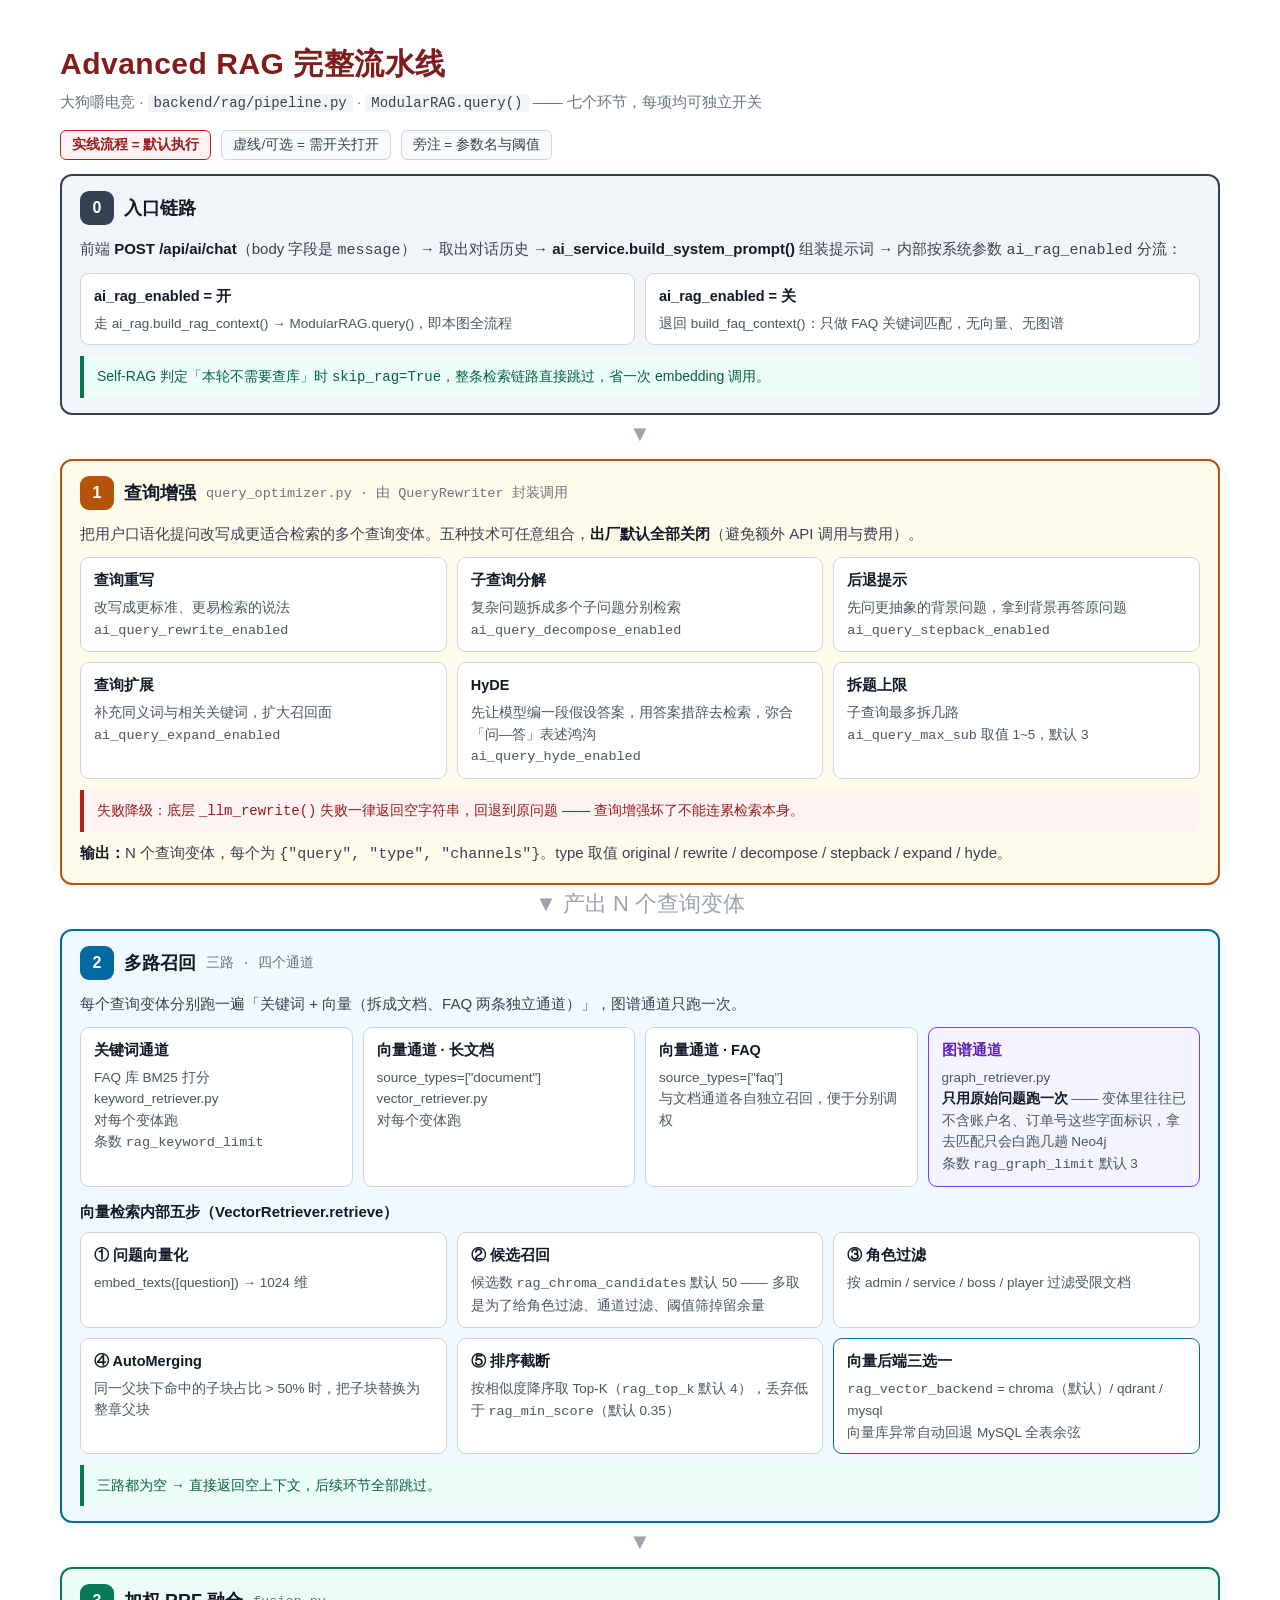
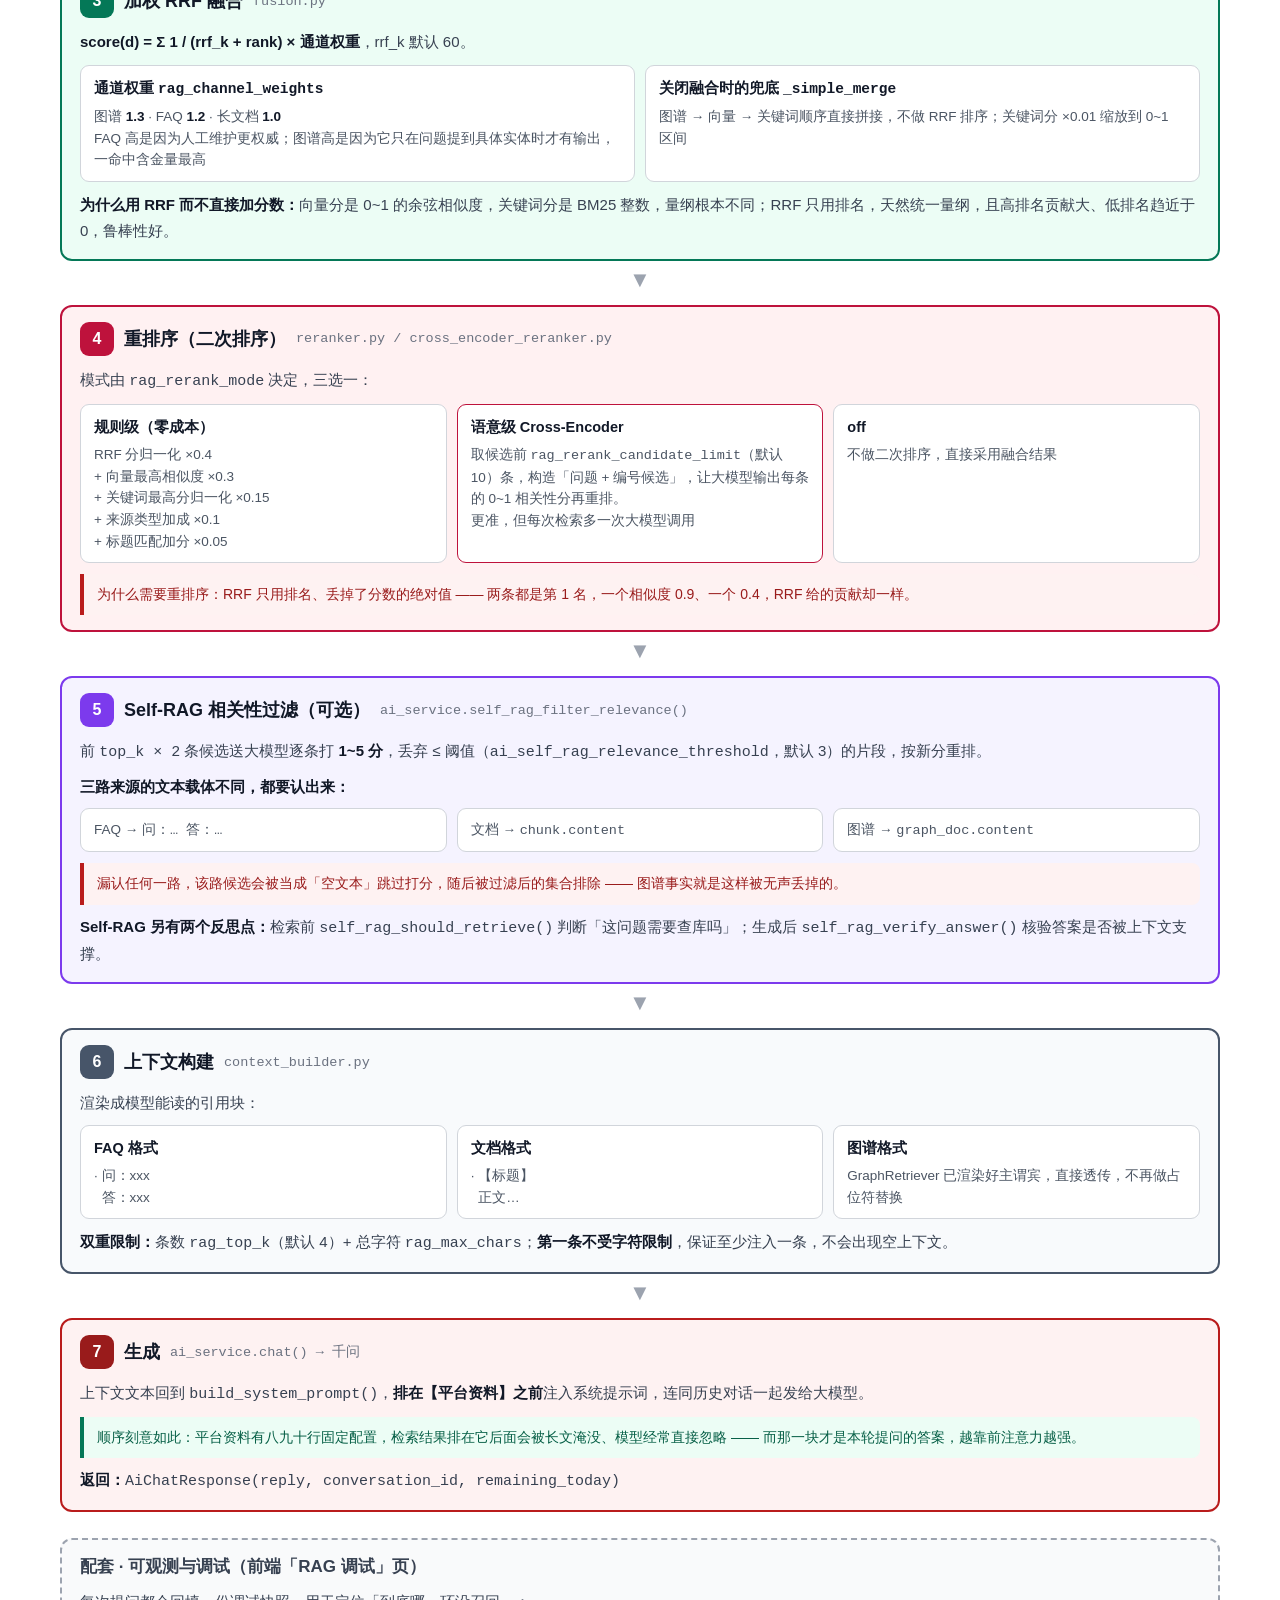
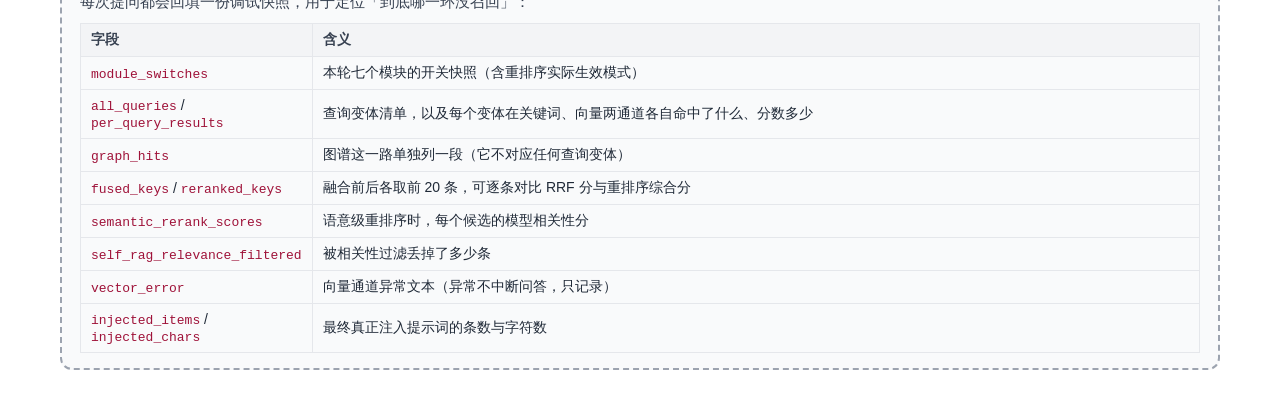
<file: docs/flowcharts/advance-rag.html>
<!DOCTYPE html>
<html lang="zh-CN">
<head>
<meta charset="utf-8">
<title>Advanced RAG 完整流水线 — 大狗嚼电竞</title>
<style>
  * { box-sizing: border-box; }
  body { margin:0; padding:0; background:#ffffff; color:#1f2937;
         font-family:-apple-system,"Segoe UI","Microsoft YaHei",sans-serif; }
  .page { width:1240px; margin:0 auto; padding:44px 40px 56px; background:#ffffff; }
  .h1 { font-size:30px; font-weight:800; color:#7f1d1d; letter-spacing:.5px; }
  .sub { font-size:15px; color:#6b7280; margin-top:8px; }
  .sub code { background:#f3f4f6; padding:1px 6px; border-radius:4px; color:#374151; font-size:14px; }
  .legend { margin-top:18px; display:flex; flex-wrap:wrap; gap:10px; }
  .legend span { border:1px solid #d1d5db; border-radius:6px; padding:5px 11px; font-size:13.5px; background:#f9fafb; color:#374151; }
  .legend .k { border-color:#b91c1c; color:#991b1b; background:#fef2f2; font-weight:700; }

  .node { border:2px solid #d1d5db; border-radius:12px; padding:15px 18px; margin-top:14px; background:#fff; }
  .node .head { display:flex; align-items:center; gap:10px; flex-wrap:wrap; }
  .badge { display:inline-flex; align-items:center; justify-content:center; min-width:34px; height:34px;
           border-radius:9px; color:#fff; font-weight:800; font-size:16px; padding:0 8px; }
  .n1 .badge{background:#b45309;} .n1{border-color:#b45309;background:#fffbeb;}
  .n2 .badge{background:#0369a1;} .n2{border-color:#0369a1;background:#f0f9ff;}
  .n3 .badge{background:#047857;} .n3{border-color:#047857;background:#ecfdf5;}
  .n4 .badge{background:#be123c;} .n4{border-color:#be123c;background:#fff1f2;}
  .n5 .badge{background:#7c3aed;} .n5{border-color:#7c3aed;background:#f5f3ff;}
  .n6 .badge{background:#475569;} .n6{border-color:#475569;background:#f8fafc;}
  .n7 .badge{background:#991b1b;} .n7{border-color:#b91c1c;background:#fef2f2;}
  .n0 .badge{background:#334155;} .n0{border-color:#334155;background:#f1f5f9;}

  .t { font-size:18px; font-weight:800; color:#111827; }
  .f { font-size:13.5px; color:#6b7280; font-family:Consolas,"Courier New",monospace; }
  .body { margin-top:11px; font-size:15px; line-height:1.72; color:#374151; }
  .body b { color:#111827; }
  .grid { display:grid; gap:10px; }
  .g2 { grid-template-columns:1fr 1fr; }
  .g3 { grid-template-columns:1fr 1fr 1fr; }
  .g4 { grid-template-columns:repeat(4,1fr); }
  .card { border:1px solid #d1d5db; border-radius:9px; padding:10px 13px; background:#fff; font-size:14.5px; }
  .card .ct { font-weight:700; color:#111827; margin-bottom:4px; }
  .card .cd { color:#4b5563; font-size:13.5px; line-height:1.6; }
  .sw { display:inline-block; border:1px solid #d1d5db; border-radius:6px; padding:3px 9px;
        background:#fff; font-size:13.5px; margin:4px 6px 0 0; color:#374151; }
  .sw.on { border-color:#047857; background:#ecfdf5; color:#065f46; font-weight:600; }
  .arrow { text-align:center; font-size:22px; color:#9ca3af; line-height:1; margin:8px 0 2px; }
  .note { margin-top:11px; border-left:4px solid #b91c1c; background:#fef2f2; padding:9px 13px;
          border-radius:0 8px 8px 0; font-size:14px; color:#991b1b; line-height:1.65; }
  .note.ok { border-color:#047857; background:#ecfdf5; color:#065f46; }
  .note.p { border-color:#7c3aed; background:#f5f3ff; color:#5b21b6; }
  .foot { margin-top:26px; border:2px dashed #9ca3af; border-radius:12px; padding:15px 18px; background:#f9fafb; }
  .foot .ft { font-size:17px; font-weight:800; color:#374151; margin-bottom:9px; }
  table { width:100%; border-collapse:collapse; font-size:14px; margin-top:9px; }
  th,td { border:1px solid #e5e7eb; padding:7px 10px; text-align:left; }
  th { background:#f3f4f6; color:#374151; font-weight:700; }
  td code { font-family:Consolas,monospace; font-size:13px; color:#9f1239; }
</style>
</head>
<body>
<div class="page">

  <div class="h1">Advanced RAG 完整流水线</div>
  <div class="sub">大狗嚼电竞 · <code>backend/rag/pipeline.py</code> · <code>ModularRAG.query()</code> —— 七个环节，每项均可独立开关</div>
  <div class="legend">
    <span class="k">实线流程 = 默认执行</span>
    <span>虚线/可选 = 需开关打开</span>
    <span>旁注 = 参数名与阈值</span>
  </div>

  <!-- 入口 -->
  <div class="node n0">
    <div class="head"><span class="badge">0</span><span class="t">入口链路</span></div>
    <div class="body">
      前端 <b>POST /api/ai/chat</b>（body 字段是 <code>message</code>） → 取出对话历史 →
      <b>ai_service.build_system_prompt()</b> 组装提示词 → 内部按系统参数 <code>ai_rag_enabled</code> 分流：
      <div class="grid g2" style="margin-top:9px;">
        <div class="card"><div class="ct">ai_rag_enabled = 开</div><div class="cd">走 ai_rag.build_rag_context() → ModularRAG.query()，即本图全流程</div></div>
        <div class="card"><div class="ct">ai_rag_enabled = 关</div><div class="cd">退回 build_faq_context()：只做 FAQ 关键词匹配，无向量、无图谱</div></div>
      </div>
      <div class="note ok">Self-RAG 判定「本轮不需要查库」时 <code>skip_rag=True</code>，整条检索链路直接跳过，省一次 embedding 调用。</div>
    </div>
  </div>

  <div class="arrow">▼</div>

  <!-- 1 查询增强 -->
  <div class="node n1">
    <div class="head"><span class="badge">1</span><span class="t">查询增强</span><span class="f">query_optimizer.py · 由 QueryRewriter 封装调用</span></div>
    <div class="body">
      把用户口语化提问改写成更适合检索的多个查询变体。五种技术可任意组合，<b>出厂默认全部关闭</b>（避免额外 API 调用与费用）。
      <div class="grid g3" style="margin-top:10px;">
        <div class="card"><div class="ct">查询重写</div><div class="cd">改写成更标准、更易检索的说法<br><code>ai_query_rewrite_enabled</code></div></div>
        <div class="card"><div class="ct">子查询分解</div><div class="cd">复杂问题拆成多个子问题分别检索<br><code>ai_query_decompose_enabled</code></div></div>
        <div class="card"><div class="ct">后退提示</div><div class="cd">先问更抽象的背景问题，拿到背景再答原问题<br><code>ai_query_stepback_enabled</code></div></div>
        <div class="card"><div class="ct">查询扩展</div><div class="cd">补充同义词与相关关键词，扩大召回面<br><code>ai_query_expand_enabled</code></div></div>
        <div class="card"><div class="ct">HyDE</div><div class="cd">先让模型编一段假设答案，用答案措辞去检索，弥合「问—答」表述鸿沟<br><code>ai_query_hyde_enabled</code></div></div>
        <div class="card"><div class="ct">拆题上限</div><div class="cd">子查询最多拆几路<br><code>ai_query_max_sub</code> 取值 1~5，默认 3</div></div>
      </div>
      <div class="note">失败降级：底层 <code>_llm_rewrite()</code> 失败一律返回空字符串，回退到原问题 —— 查询增强坏了不能连累检索本身。</div>
      <div class="body" style="margin-top:8px;"><b>输出：</b>N 个查询变体，每个为 <code>{"query", "type", "channels"}</code>。type 取值 original / rewrite / decompose / stepback / expand / hyde。</div>
    </div>
  </div>

  <div class="arrow">▼ 产出 N 个查询变体</div>

  <!-- 2 多路召回 -->
  <div class="node n2">
    <div class="head"><span class="badge">2</span><span class="t">多路召回</span><span class="f">三路 · 四个通道</span></div>
    <div class="body">
      每个查询变体分别跑一遍「关键词 + 向量（拆成文档、FAQ 两条独立通道）」，图谱通道只跑一次。
      <div class="grid g4" style="margin-top:10px;">
        <div class="card"><div class="ct">关键词通道</div><div class="cd">FAQ 库 BM25 打分<br>keyword_retriever.py<br>对每个变体跑<br>条数 <code>rag_keyword_limit</code></div></div>
        <div class="card"><div class="ct">向量通道 · 长文档</div><div class="cd">source_types=["document"]<br>vector_retriever.py<br>对每个变体跑</div></div>
        <div class="card"><div class="ct">向量通道 · FAQ</div><div class="cd">source_types=["faq"]<br>与文档通道各自独立召回，便于分别调权</div></div>
        <div class="card" style="border-color:#7c3aed;background:#f5f3ff;"><div class="ct" style="color:#5b21b6;">图谱通道</div><div class="cd">graph_retriever.py<br><b>只用原始问题跑一次</b> —— 变体里往往已不含账户名、订单号这些字面标识，拿去匹配只会白跑几趟 Neo4j<br>条数 <code>rag_graph_limit</code> 默认 3</div></div>
      </div>

      <div class="body" style="margin-top:12px;"><b>向量检索内部五步（VectorRetriever.retrieve）</b></div>
      <div class="grid g3" style="margin-top:8px;">
        <div class="card"><div class="ct">① 问题向量化</div><div class="cd">embed_texts([question]) → 1024 维</div></div>
        <div class="card"><div class="ct">② 候选召回</div><div class="cd">候选数 <code>rag_chroma_candidates</code> 默认 50 —— 多取是为了给角色过滤、通道过滤、阈值筛掉留余量</div></div>
        <div class="card"><div class="ct">③ 角色过滤</div><div class="cd">按 admin / service / boss / player 过滤受限文档</div></div>
        <div class="card"><div class="ct">④ AutoMerging</div><div class="cd">同一父块下命中的子块占比 &gt; 50% 时，把子块替换为整章父块</div></div>
        <div class="card"><div class="ct">⑤ 排序截断</div><div class="cd">按相似度降序取 Top-K（<code>rag_top_k</code> 默认 4），丢弃低于 <code>rag_min_score</code>（默认 0.35）</div></div>
        <div class="card" style="border-color:#0369a1;"><div class="ct">向量后端三选一</div><div class="cd"><code>rag_vector_backend</code> = chroma（默认）/ qdrant / mysql<br>向量库异常自动回退 MySQL 全表余弦</div></div>
      </div>

      <div class="note ok">三路都为空 → 直接返回空上下文，后续环节全部跳过。</div>
    </div>
  </div>

  <div class="arrow">▼</div>

  <!-- 3 融合 -->
  <div class="node n3">
    <div class="head"><span class="badge">3</span><span class="t">加权 RRF 融合</span><span class="f">fusion.py</span></div>
    <div class="body">
      <b>score(d) = Σ 1 / (rrf_k + rank) × 通道权重</b>，rrf_k 默认 60。
      <div class="grid g2" style="margin-top:10px;">
        <div class="card"><div class="ct">通道权重 <code>rag_channel_weights</code></div><div class="cd">图谱 <b>1.3</b> · FAQ <b>1.2</b> · 长文档 <b>1.0</b><br>FAQ 高是因为人工维护更权威；图谱高是因为它只在问题提到具体实体时才有输出，一命中含金量最高</div></div>
        <div class="card"><div class="ct">关闭融合时的兜底 <code>_simple_merge</code></div><div class="cd">图谱 → 向量 → 关键词顺序直接拼接，不做 RRF 排序；关键词分 ×0.01 缩放到 0~1 区间</div></div>
      </div>
      <div class="body" style="margin-top:10px;"><b>为什么用 RRF 而不直接加分数：</b>向量分是 0~1 的余弦相似度，关键词分是 BM25 整数，量纲根本不同；RRF 只用排名，天然统一量纲，且高排名贡献大、低排名趋近于 0，鲁棒性好。</div>
    </div>
  </div>

  <div class="arrow">▼</div>

  <!-- 4 重排序 -->
  <div class="node n4">
    <div class="head"><span class="badge">4</span><span class="t">重排序（二次排序）</span><span class="f">reranker.py / cross_encoder_reranker.py</span></div>
    <div class="body">模式由 <code>rag_rerank_mode</code> 决定，三选一：
      <div class="grid g3" style="margin-top:10px;">
        <div class="card"><div class="ct">规则级（零成本）</div><div class="cd">RRF 分归一化 ×0.4<br>+ 向量最高相似度 ×0.3<br>+ 关键词最高分归一化 ×0.15<br>+ 来源类型加成 ×0.1<br>+ 标题匹配加分 ×0.05</div></div>
        <div class="card" style="border-color:#be123c;"><div class="ct">语意级 Cross-Encoder</div><div class="cd">取候选前 <code>rag_rerank_candidate_limit</code>（默认 10）条，构造「问题 + 编号候选」，让大模型输出每条的 0~1 相关性分再重排。<br>更准，但每次检索多一次大模型调用</div></div>
        <div class="card"><div class="ct">off</div><div class="cd">不做二次排序，直接采用融合结果</div></div>
      </div>
      <div class="note">为什么需要重排序：RRF 只用排名、丢掉了分数的绝对值 —— 两条都是第 1 名，一个相似度 0.9、一个 0.4，RRF 给的贡献却一样。</div>
    </div>
  </div>

  <div class="arrow">▼</div>

  <!-- 5 Self-RAG -->
  <div class="node n5">
    <div class="head"><span class="badge">5</span><span class="t">Self-RAG 相关性过滤（可选）</span><span class="f">ai_service.self_rag_filter_relevance()</span></div>
    <div class="body">
      前 <code>top_k × 2</code> 条候选送大模型逐条打 <b>1~5 分</b>，丢弃 ≤ 阈值（<code>ai_self_rag_relevance_threshold</code>，默认 3）的片段，按新分重排。
      <div class="body" style="margin-top:8px;"><b>三路来源的文本载体不同，都要认出来：</b></div>
      <div class="grid g3" style="margin-top:8px;">
        <div class="card"><div class="cd">FAQ → <code>问：… 答：…</code></div></div>
        <div class="card"><div class="cd">文档 → <code>chunk.content</code></div></div>
        <div class="card"><div class="cd">图谱 → <code>graph_doc.content</code></div></div>
      </div>
      <div class="note">漏认任何一路，该路候选会被当成「空文本」跳过打分，随后被过滤后的集合排除 —— 图谱事实就是这样被无声丢掉的。</div>
      <div class="body" style="margin-top:9px;"><b>Self-RAG 另有两个反思点：</b>检索前 <code>self_rag_should_retrieve()</code> 判断「这问题需要查库吗」；生成后 <code>self_rag_verify_answer()</code> 核验答案是否被上下文支撑。</div>
    </div>
  </div>

  <div class="arrow">▼</div>

  <!-- 6 上下文构建 -->
  <div class="node n6">
    <div class="head"><span class="badge">6</span><span class="t">上下文构建</span><span class="f">context_builder.py</span></div>
    <div class="body">
      渲染成模型能读的引用块：
      <div class="grid g3" style="margin-top:9px;">
        <div class="card"><div class="ct">FAQ 格式</div><div class="cd">· 问：xxx<br>&nbsp;&nbsp;答：xxx</div></div>
        <div class="card"><div class="ct">文档格式</div><div class="cd">· 【标题】<br>&nbsp;&nbsp;正文…</div></div>
        <div class="card"><div class="ct">图谱格式</div><div class="cd">GraphRetriever 已渲染好主谓宾，直接透传，不再做占位符替换</div></div>
      </div>
      <div class="body" style="margin-top:10px;"><b>双重限制：</b>条数 <code>rag_top_k</code>（默认 4）+ 总字符 <code>rag_max_chars</code>；<b>第一条不受字符限制</b>，保证至少注入一条，不会出现空上下文。</div>
    </div>
  </div>

  <div class="arrow">▼</div>

  <!-- 7 生成 -->
  <div class="node n7">
    <div class="head"><span class="badge">7</span><span class="t">生成</span><span class="f">ai_service.chat() → 千问</span></div>
    <div class="body">
      上下文文本回到 <code>build_system_prompt()</code>，<b>排在【平台资料】之前</b>注入系统提示词，连同历史对话一起发给大模型。
      <div class="note ok" style="margin-top:9px;">顺序刻意如此：平台资料有八九十行固定配置，检索结果排在它后面会被长文淹没、模型经常直接忽略 —— 而那一块才是本轮提问的答案，越靠前注意力越强。</div>
      <div class="body" style="margin-top:9px;"><b>返回：</b><code>AiChatResponse(reply, conversation_id, remaining_today)</code></div>
    </div>
  </div>

  <!-- 底部 -->
  <div class="foot">
    <div class="ft">配套 · 可观测与调试（前端「RAG 调试」页）</div>
    <div class="body">每次提问都会回填一份调试快照，用于定位「到底哪一环没召回」：</div>
    <table>
      <tr><th style="width:230px;">字段</th><th>含义</th></tr>
      <tr><td><code>module_switches</code></td><td>本轮七个模块的开关快照（含重排序实际生效模式）</td></tr>
      <tr><td><code>all_queries</code> / <code>per_query_results</code></td><td>查询变体清单，以及每个变体在关键词、向量两通道各自命中了什么、分数多少</td></tr>
      <tr><td><code>graph_hits</code></td><td>图谱这一路单独列一段（它不对应任何查询变体）</td></tr>
      <tr><td><code>fused_keys</code> / <code>reranked_keys</code></td><td>融合前后各取前 20 条，可逐条对比 RRF 分与重排序综合分</td></tr>
      <tr><td><code>semantic_rerank_scores</code></td><td>语意级重排序时，每个候选的模型相关性分</td></tr>
      <tr><td><code>self_rag_relevance_filtered</code></td><td>被相关性过滤丢掉了多少条</td></tr>
      <tr><td><code>vector_error</code></td><td>向量通道异常文本（异常不中断问答，只记录）</td></tr>
      <tr><td><code>injected_items</code> / <code>injected_chars</code></td><td>最终真正注入提示词的条数与字符数</td></tr>
    </table>
  </div>

</div>
</body>
</html>
</file>
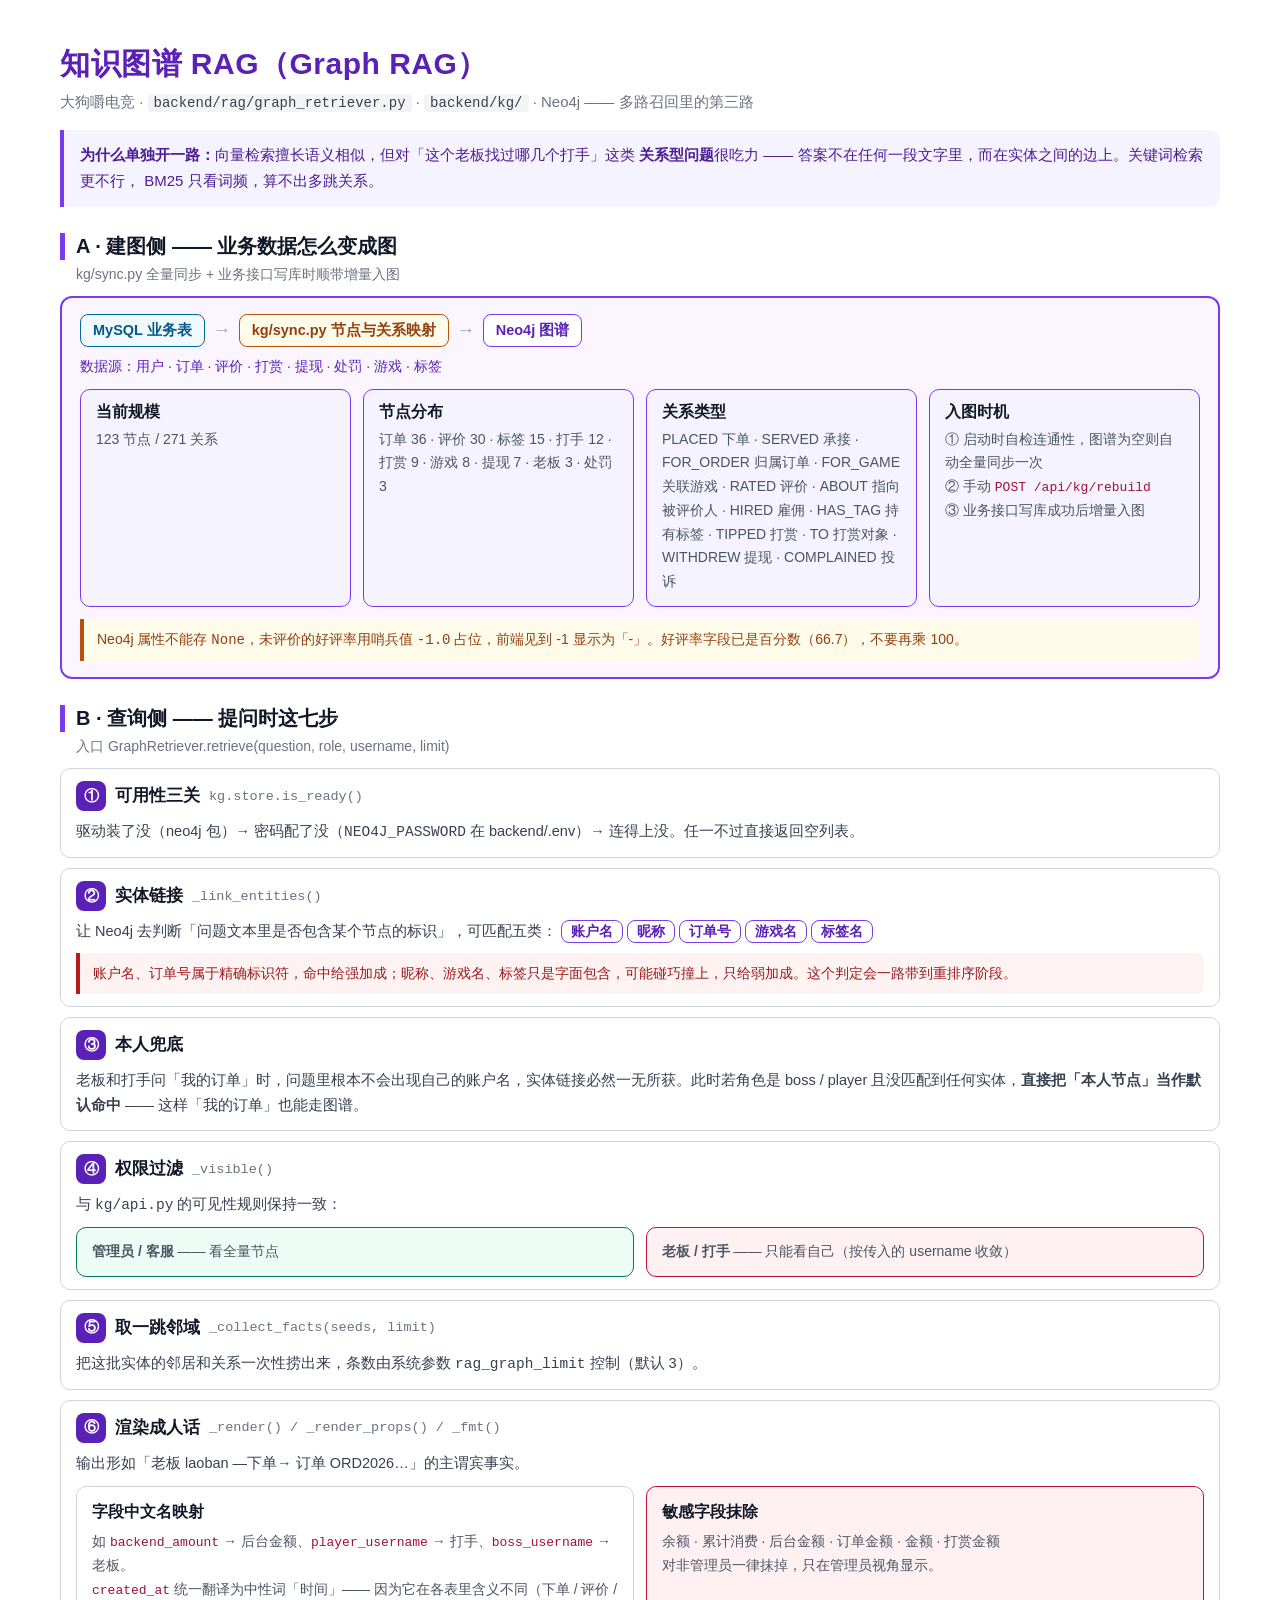
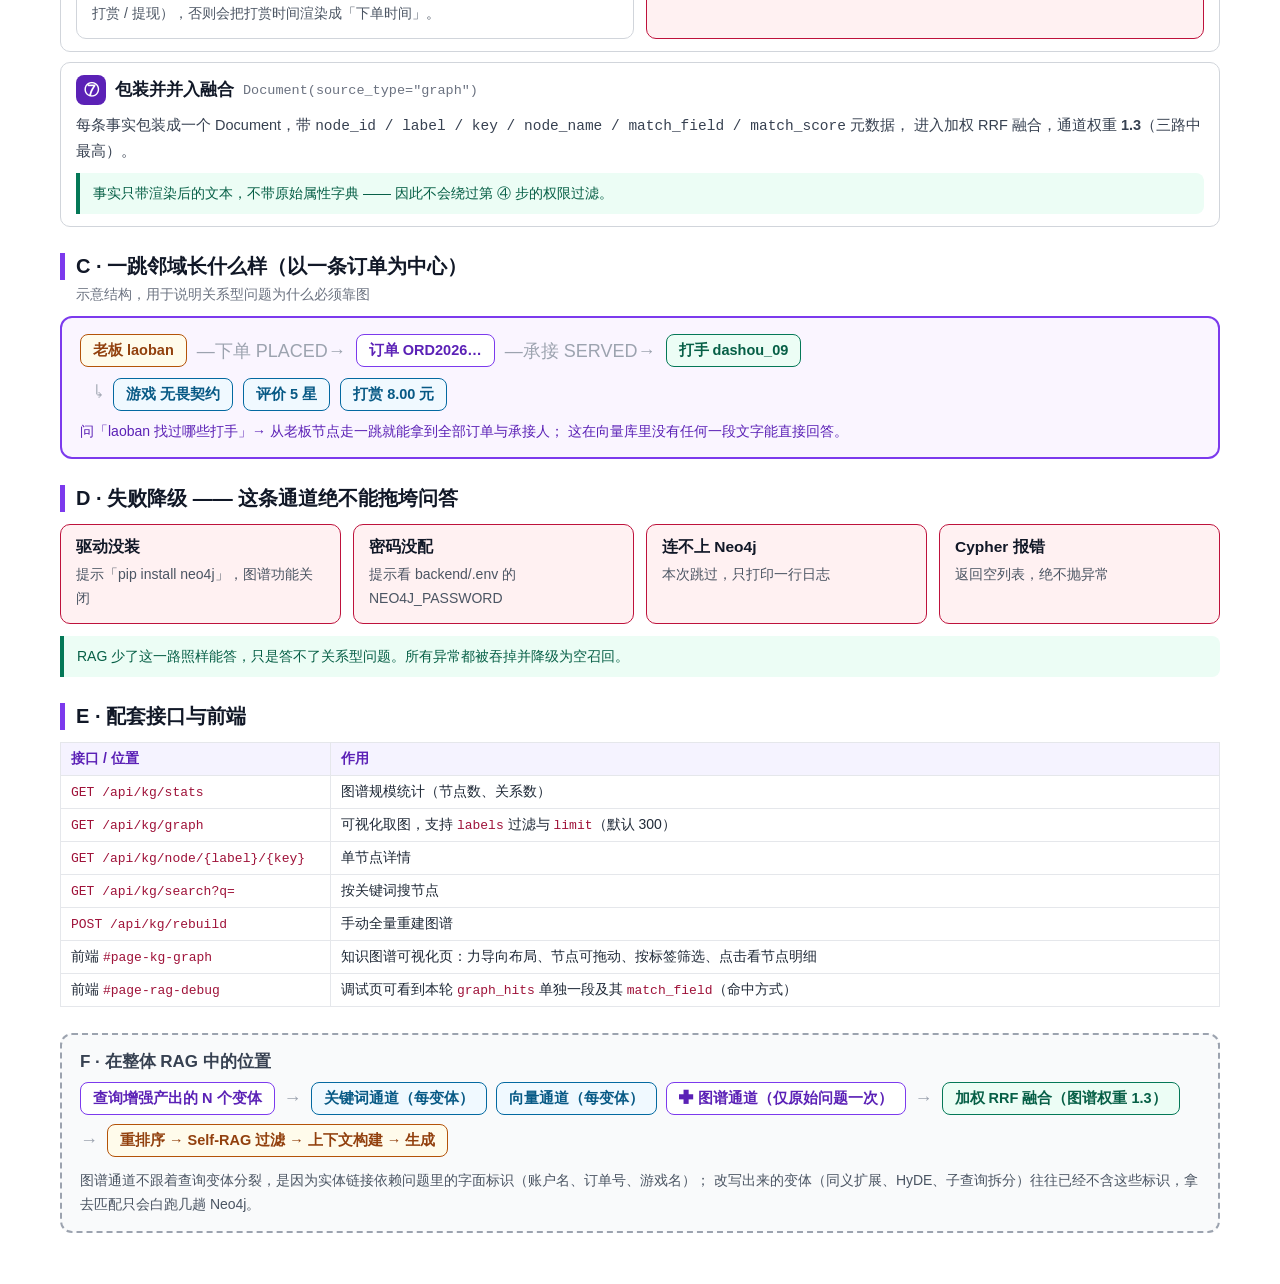
<file: docs/flowcharts/graph-rag.html>
<!DOCTYPE html>
<html lang="zh-CN">
<head>
<meta charset="utf-8">
<title>知识图谱 RAG（Graph RAG）— 大狗嚼电竞</title>
<style>
  * { box-sizing: border-box; }
  body { margin:0; padding:0; background:#ffffff; color:#1f2937;
         font-family:-apple-system,"Segoe UI","Microsoft YaHei",sans-serif; }
  .page { width:1240px; margin:0 auto; padding:44px 40px 56px; background:#ffffff; }
  .h1 { font-size:30px; font-weight:800; color:#5b21b6; letter-spacing:.5px; }
  .sub { font-size:15px; color:#6b7280; margin-top:8px; }
  .sub code { background:#f3f4f6; padding:1px 6px; border-radius:4px; color:#374151; font-size:14px; }
  .lead { margin-top:18px; border-left:4px solid #7c3aed; background:#f5f3ff; padding:12px 16px;
          border-radius:0 10px 10px 0; font-size:15px; line-height:1.75; color:#4c1d95; }
  .sec { margin-top:26px; }
  .sec .st { font-size:20px; font-weight:800; color:#111827; border-left:5px solid #7c3aed;
             padding-left:11px; margin-bottom:12px; }
  .sec .sd { font-size:14px; color:#6b7280; margin:-6px 0 12px 16px; }

  .row { display:grid; gap:12px; }
  .c2 { grid-template-columns:1fr 1fr; }
  .c3 { grid-template-columns:1fr 1fr 1fr; }
  .c4 { grid-template-columns:repeat(4,1fr); }
  .card { border:1.5px solid #d1d5db; border-radius:10px; padding:12px 15px; background:#fff; font-size:14.5px; }
  .card .ct { font-weight:800; color:#111827; margin-bottom:5px; font-size:15.5px; }
  .card .cd { color:#4b5563; line-height:1.7; font-size:14px; }
  .card.p { border-color:#7c3aed; background:#f5f3ff; }
  .card.g { border-color:#047857; background:#ecfdf5; }
  .card.b { border-color:#0369a1; background:#f0f9ff; }
  .card.r { border-color:#be123c; background:#fff1f2; }
  .card code { font-family:Consolas,monospace; font-size:13px; color:#9f1239; }

  .flow { border:2px solid #7c3aed; border-radius:12px; padding:16px 18px; background:#faf5ff; }
  .chain { display:flex; flex-wrap:wrap; align-items:center; gap:8px; font-size:14.5px; }
  .chip { border:1.5px solid #7c3aed; border-radius:8px; padding:6px 12px; background:#fff; font-weight:700; color:#5b21b6; }
  .chip.o { border-color:#b45309; color:#92400e; background:#fffbeb; }
  .chip.b { border-color:#0369a1; color:#075985; background:#f0f9ff; }
  .chip.g { border-color:#047857; color:#065f46; background:#ecfdf5; }
  .lab { font-size:13px; color:#7c3aed; font-weight:600; }
  .arr { color:#9ca3af; font-size:18px; }

  .step { border:1.5px solid #d1d5db; border-radius:10px; padding:12px 15px; background:#fff; margin-top:10px; }
  .step .stt { display:flex; align-items:center; gap:9px; flex-wrap:wrap; }
  .badge { display:inline-flex; align-items:center; justify-content:center; min-width:30px; height:30px;
           border-radius:8px; background:#5b21b6; color:#fff; font-weight:800; font-size:15px; padding:0 7px; }
  .step .sname { font-weight:800; font-size:16.5px; color:#111827; }
  .step .sfn { font-size:13.5px; color:#6b7280; font-family:Consolas,monospace; }
  .step .sb { margin-top:8px; font-size:14.5px; color:#374151; line-height:1.72; }
  .note { margin-top:10px; border-left:4px solid #b91c1c; background:#fef2f2; padding:9px 13px;
          border-radius:0 8px 8px 0; font-size:14px; color:#991b1b; line-height:1.65; }
  .note.ok { border-color:#047857; background:#ecfdf5; color:#065f46; }
  .note.w { border-color:#b45309; background:#fffbeb; color:#92400e; }

  table { width:100%; border-collapse:collapse; font-size:14px; margin-top:10px; }
  th,td { border:1px solid #e5e7eb; padding:7px 10px; text-align:left; }
  th { background:#f5f3ff; color:#5b21b6; font-weight:700; }
  td code { font-family:Consolas,monospace; font-size:13px; color:#9f1239; }
  .foot { margin-top:26px; border:2px dashed #9ca3af; border-radius:12px; padding:15px 18px; background:#f9fafb; }
  .foot .ft { font-size:17px; font-weight:800; color:#374151; margin-bottom:9px; }
</style>
</head>
<body>
<div class="page">

  <div class="h1">知识图谱 RAG（Graph RAG）</div>
  <div class="sub">大狗嚼电竞 · <code>backend/rag/graph_retriever.py</code> · <code>backend/kg/</code> · Neo4j —— 多路召回里的第三路</div>

  <div class="lead">
    <b>为什么单独开一路：</b>向量检索擅长语义相似，但对「这个老板找过哪几个打手」这类
    <b>关系型问题</b>很吃力 —— 答案不在任何一段文字里，而在实体之间的边上。关键词检索更不行，
    BM25 只看词频，算不出多跳关系。
  </div>

  <!-- A 建图侧 -->
  <div class="sec">
    <div class="st">A · 建图侧 —— 业务数据怎么变成图</div>
    <div class="sd">kg/sync.py 全量同步 + 业务接口写库时顺带增量入图</div>

    <div class="flow">
      <div class="chain">
        <span class="chip b">MySQL 业务表</span>
        <span class="arr">→</span>
        <span class="chip o">kg/sync.py 节点与关系映射</span>
        <span class="arr">→</span>
        <span class="chip">Neo4j 图谱</span>
      </div>
      <div style="margin-top:11px;font-size:14px;color:#5b21b6;">
        数据源：用户 · 订单 · 评价 · 打赏 · 提现 · 处罚 · 游戏 · 标签
      </div>
      <div class="row c4" style="margin-top:13px;">
        <div class="card p"><div class="ct">当前规模</div><div class="cd">123 节点 / 271 关系</div></div>
        <div class="card p"><div class="ct">节点分布</div><div class="cd">订单 36 · 评价 30 · 标签 15 · 打手 12 · 打赏 9 · 游戏 8 · 提现 7 · 老板 3 · 处罚 3</div></div>
        <div class="card p"><div class="ct">关系类型</div><div class="cd">PLACED 下单 · SERVED 承接 · FOR_ORDER 归属订单 · FOR_GAME 关联游戏 · RATED 评价 · ABOUT 指向被评价人 · HIRED 雇佣 · HAS_TAG 持有标签 · TIPPED 打赏 · TO 打赏对象 · WITHDREW 提现 · COMPLAINED 投诉</div></div>
        <div class="card p"><div class="ct">入图时机</div><div class="cd">① 启动时自检连通性，图谱为空则自动全量同步一次<br>② 手动 <code>POST /api/kg/rebuild</code><br>③ 业务接口写库成功后增量入图</div></div>
      </div>
      <div class="note w" style="margin-top:12px;">Neo4j 属性不能存 <code>None</code>，未评价的好评率用哨兵值 <code>-1.0</code> 占位，前端见到 -1 显示为「-」。好评率字段已是百分数（66.7），不要再乘 100。</div>
    </div>
  </div>

  <!-- B 查询侧 -->
  <div class="sec">
    <div class="st">B · 查询侧 —— 提问时这七步</div>
    <div class="sd">入口 GraphRetriever.retrieve(question, role, username, limit)</div>

    <div class="step">
      <div class="stt"><span class="badge">①</span><span class="sname">可用性三关</span><span class="sfn">kg.store.is_ready()</span></div>
      <div class="sb">驱动装了没（neo4j 包）→ 密码配了没（<code>NEO4J_PASSWORD</code> 在 backend/.env）→ 连得上没。任一不过直接返回空列表。</div>
    </div>

    <div class="step">
      <div class="stt"><span class="badge">②</span><span class="sname">实体链接</span><span class="sfn">_link_entities()</span></div>
      <div class="sb">
        让 Neo4j 去判断「问题文本里是否包含某个节点的标识」，可匹配五类：
        <span class="chip" style="font-size:13.5px;padding:3px 9px;">账户名</span>
        <span class="chip" style="font-size:13.5px;padding:3px 9px;">昵称</span>
        <span class="chip" style="font-size:13.5px;padding:3px 9px;">订单号</span>
        <span class="chip" style="font-size:13.5px;padding:3px 9px;">游戏名</span>
        <span class="chip" style="font-size:13.5px;padding:3px 9px;">标签名</span>
        <div class="note" style="margin-top:9px;">账户名、订单号属于精确标识符，命中给强加成；昵称、游戏名、标签只是字面包含，可能碰巧撞上，只给弱加成。这个判定会一路带到重排序阶段。</div>
      </div>
    </div>

    <div class="step">
      <div class="stt"><span class="badge">③</span><span class="sname">本人兜底</span></div>
      <div class="sb">老板和打手问「我的订单」时，问题里根本不会出现自己的账户名，实体链接必然一无所获。此时若角色是 boss / player 且没匹配到任何实体，<b>直接把「本人节点」当作默认命中</b> —— 这样「我的订单」也能走图谱。</div>
    </div>

    <div class="step">
      <div class="stt"><span class="badge">④</span><span class="sname">权限过滤</span><span class="sfn">_visible()</span></div>
      <div class="sb">
        与 <code>kg/api.py</code> 的可见性规则保持一致：
        <div class="row c2" style="margin-top:9px;">
          <div class="card g"><div class="cd"><b>管理员 / 客服</b> —— 看全量节点</div></div>
          <div class="card r"><div class="cd"><b>老板 / 打手</b> —— 只能看自己（按传入的 username 收敛）</div></div>
        </div>
      </div>
    </div>

    <div class="step">
      <div class="stt"><span class="badge">⑤</span><span class="sname">取一跳邻域</span><span class="sfn">_collect_facts(seeds, limit)</span></div>
      <div class="sb">把这批实体的邻居和关系一次性捞出来，条数由系统参数 <code>rag_graph_limit</code> 控制（默认 3）。</div>
    </div>

    <div class="step">
      <div class="stt"><span class="badge">⑥</span><span class="sname">渲染成人话</span><span class="sfn">_render() / _render_props() / _fmt()</span></div>
      <div class="sb">
        输出形如「老板 laoban —下单→ 订单 ORD2026…」的主谓宾事实。
        <div class="row c2" style="margin-top:10px;">
          <div class="card"><div class="ct">字段中文名映射</div><div class="cd">如 <code>backend_amount</code> → 后台金额、<code>player_username</code> → 打手、<code>boss_username</code> → 老板。<br><code>created_at</code> 统一翻译为中性词「时间」—— 因为它在各表里含义不同（下单 / 评价 / 打赏 / 提现），否则会把打赏时间渲染成「下单时间」。</div></div>
          <div class="card r"><div class="ct">敏感字段抹除</div><div class="cd">余额 · 累计消费 · 后台金额 · 订单金额 · 金额 · 打赏金额<br>对非管理员一律抹掉，只在管理员视角显示。</div></div>
        </div>
      </div>
    </div>

    <div class="step">
      <div class="stt"><span class="badge">⑦</span><span class="sname">包装并并入融合</span><span class="sfn">Document(source_type="graph")</span></div>
      <div class="sb">
        每条事实包装成一个 Document，带 <code>node_id / label / key / node_name / match_field / match_score</code> 元数据，
        进入加权 RRF 融合，通道权重 <b>1.3</b>（三路中最高）。
        <div class="note ok" style="margin-top:9px;">事实只带渲染后的文本，不带原始属性字典 —— 因此不会绕过第 ④ 步的权限过滤。</div>
      </div>
    </div>
  </div>

  <!-- C 图谱结构示意 -->
  <div class="sec">
    <div class="st">C · 一跳邻域长什么样（以一条订单为中心）</div>
    <div class="sd">示意结构，用于说明关系型问题为什么必须靠图</div>

    <div class="flow">
      <div class="chain" style="gap:10px;">
        <span class="chip o">老板 laoban</span>
        <span class="arr">—下单 PLACED→</span>
        <span class="chip">订单 ORD2026…</span>
        <span class="arr">—承接 SERVED→</span>
        <span class="chip g">打手 dashou_09</span>
      </div>
      <div class="chain" style="margin-top:11px;gap:10px;padding-left:14px;">
        <span class="arr">↳</span>
        <span class="chip b">游戏 无畏契约</span>
        <span class="chip b">评价 5 星</span>
        <span class="chip b">打赏 8.00 元</span>
      </div>
      <div style="margin-top:12px;font-size:14px;color:#5b21b6;">
        问「laoban 找过哪些打手」→ 从老板节点走一跳就能拿到全部订单与承接人；
        这在向量库里没有任何一段文字能直接回答。
      </div>
    </div>
  </div>

  <!-- D 降级 -->
  <div class="sec">
    <div class="st">D · 失败降级 —— 这条通道绝不能拖垮问答</div>
    <div class="row c4">
      <div class="card r"><div class="ct">驱动没装</div><div class="cd">提示「pip install neo4j」，图谱功能关闭</div></div>
      <div class="card r"><div class="ct">密码没配</div><div class="cd">提示看 backend/.env 的 NEO4J_PASSWORD</div></div>
      <div class="card r"><div class="ct">连不上 Neo4j</div><div class="cd">本次跳过，只打印一行日志</div></div>
      <div class="card r"><div class="ct">Cypher 报错</div><div class="cd">返回空列表，绝不抛异常</div></div>
    </div>
    <div class="note ok" style="margin-top:12px;">RAG 少了这一路照样能答，只是答不了关系型问题。所有异常都被吞掉并降级为空召回。</div>
  </div>

  <!-- E 相关接口 -->
  <div class="sec">
    <div class="st">E · 配套接口与前端</div>
    <table>
      <tr><th style="width:270px;">接口 / 位置</th><th>作用</th></tr>
      <tr><td><code>GET /api/kg/stats</code></td><td>图谱规模统计（节点数、关系数）</td></tr>
      <tr><td><code>GET /api/kg/graph</code></td><td>可视化取图，支持 <code>labels</code> 过滤与 <code>limit</code>（默认 300）</td></tr>
      <tr><td><code>GET /api/kg/node/{label}/{key}</code></td><td>单节点详情</td></tr>
      <tr><td><code>GET /api/kg/search?q=</code></td><td>按关键词搜节点</td></tr>
      <tr><td><code>POST /api/kg/rebuild</code></td><td>手动全量重建图谱</td></tr>
      <tr><td>前端 <code>#page-kg-graph</code></td><td>知识图谱可视化页：力导向布局、节点可拖动、按标签筛选、点击看节点明细</td></tr>
      <tr><td>前端 <code>#page-rag-debug</code></td><td>调试页可看到本轮 <code>graph_hits</code> 单独一段及其 <code>match_field</code>（命中方式）</td></tr>
    </table>
  </div>

  <!-- F 与其他两路的关系 -->
  <div class="foot">
    <div class="ft">F · 在整体 RAG 中的位置</div>
    <div class="chain" style="gap:9px;">
      <span class="chip">查询增强产出的 N 个变体</span>
      <span class="arr">→</span>
      <span class="chip b">关键词通道（每变体）</span>
      <span class="chip b">向量通道（每变体）</span>
      <span class="chip">✚ 图谱通道（仅原始问题一次）</span>
      <span class="arr">→</span>
      <span class="chip g">加权 RRF 融合（图谱权重 1.3）</span>
      <span class="arr">→</span>
      <span class="chip o">重排序 → Self-RAG 过滤 → 上下文构建 → 生成</span>
    </div>
    <div style="margin-top:12px;font-size:14px;color:#4b5563;line-height:1.7;">
      图谱通道不跟着查询变体分裂，是因为实体链接依赖问题里的字面标识（账户名、订单号、游戏名）；
      改写出来的变体（同义扩展、HyDE、子查询拆分）往往已经不含这些标识，拿去匹配只会白跑几趟 Neo4j。
    </div>
  </div>

</div>
</body>
</html>
</file>
